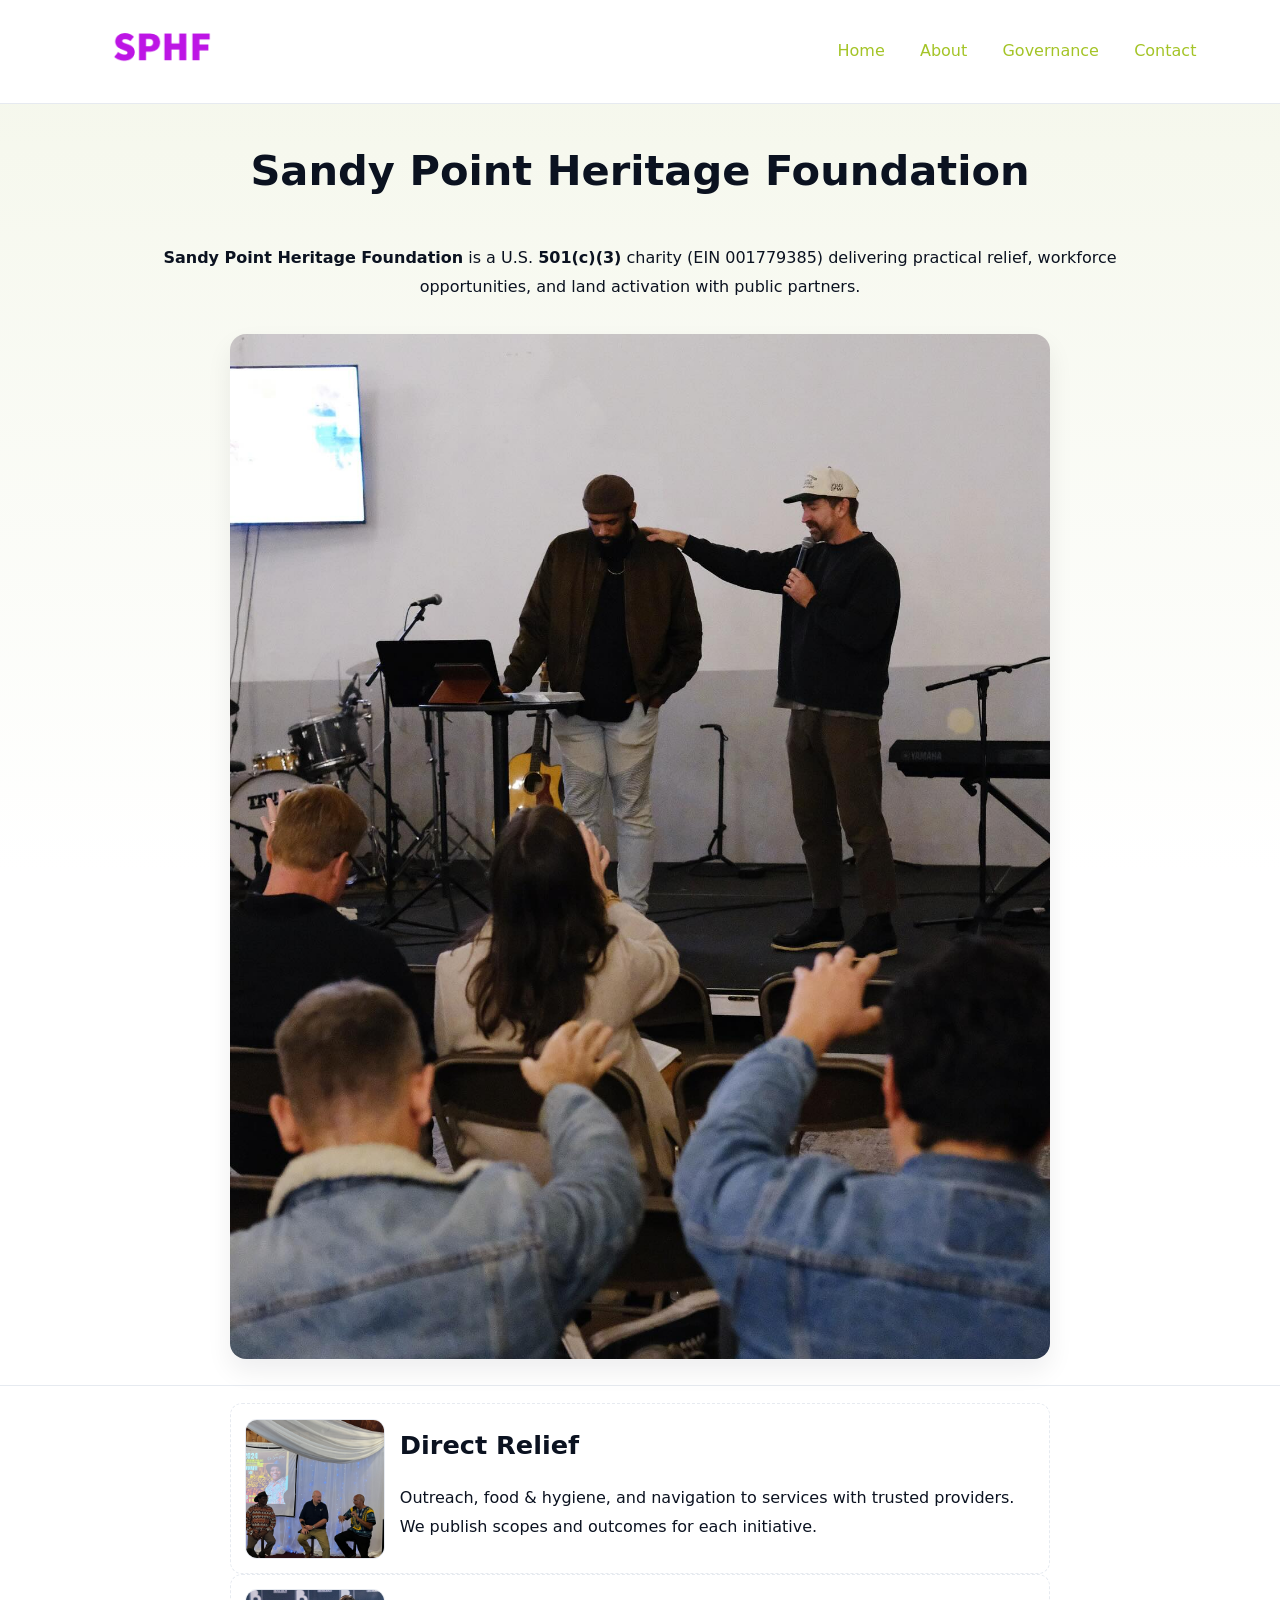
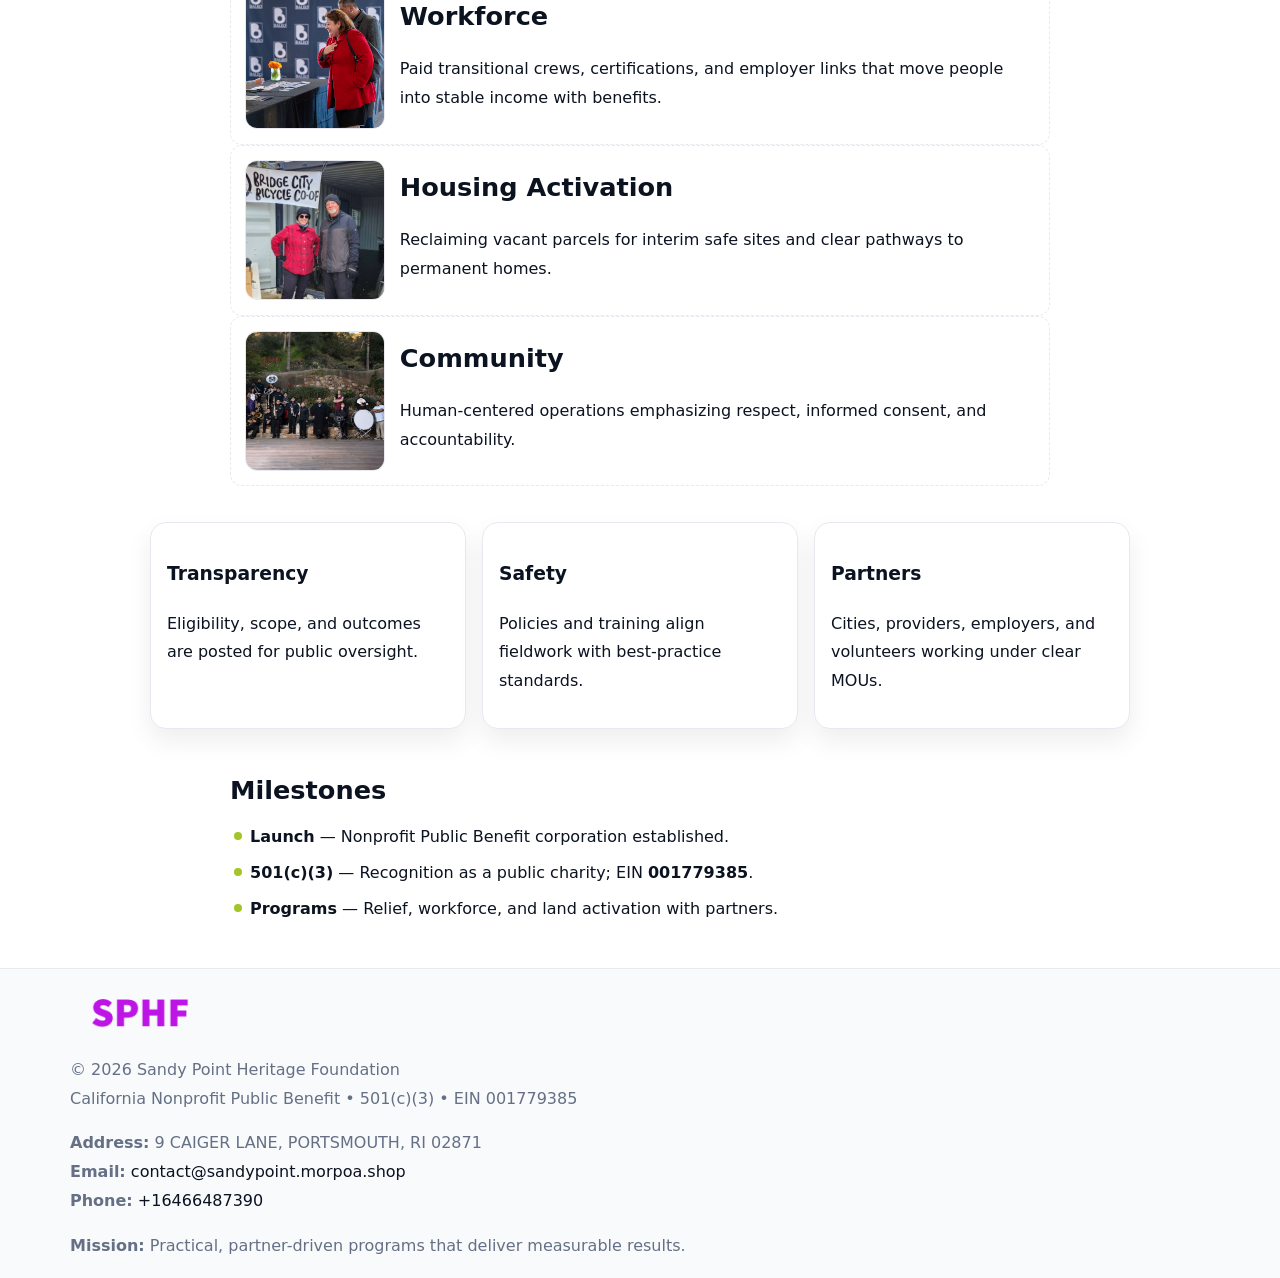
<file: index.html>
<!doctype html><html lang="en"><head>
<meta charset="utf-8"/><meta name="viewport" content="width=device-width,initial-scale=1"/>
<title>Sandy Point Heritage Foundation – Nonprofit • 2025</title>
<link rel="stylesheet" href="assets/styles.css"/><link rel="icon" href="images/logo.png"/>
<meta name="data-ein" content="001779385"/><meta name="data-name" content="Sandy Point Heritage Foundation"/>
<meta name="data-email" content="contact@sandypoint.morpoa.shop"/><meta name="data-phone" content="+16466487390"/>
<meta name="data-address" content="9 CAIGER LANE, PORTSMOUTH, RI 02871"/><meta name="data-map" content="9+CAIGER+LANE,+PORTSMOUTH,+RI+02871"/>
  <meta name="description" content="Our nonprofit strengthens the community with programs focused on community services, education, and direct relief.">
<meta name="facebook-domain-verification" content="eyu1m76orxo4k1r7ypb6mw5ecfqskm" />
</head><body>
<div style="position:absolute;left:-9999px;top:-9999px;opacity:0" data-uniq="{{UNIQUE_BLOB}}">
  <span>Our nonprofit strengthens the community with programs focused on community services, education, and direct relief.</span><svg width="12" height="12" viewBox="0 0 12 12" xmlns="http://www.w3.org/2000/svg"><circle cx="6" cy="6" r="5" fill="#0f766e"/></svg><img src="images/land.jpg" width="1" height="1" alt="" loading="lazy"/>
</div>

<header><div class="c3b7078e09c">
  <a href="index.html"><img src="images/logo.png" style="width:140px" alt="Sandy Point Heritage Foundation"></a>
  <nav><a class="active" href="index.html">Home</a><a href="about.html">About</a><a href="governance.html">Governance</a><a href="contact.html">Contact</a></nav>
</div></header>

<section class="c8fa1977fba"><div class="cab1b0f215a">
  <h1>Sandy Point Heritage Foundation</h1>
  <p class="c9e8bd434d9"><strong>Sandy Point Heritage Foundation</strong> is a U.S. <strong>501(c)(3)</strong> charity (EIN 001779385) delivering practical relief, workforce opportunities, and land activation with public partners.</p>
  <img src="images/hero.jpg" alt="Community action">
</div></section>

<main class="cab1b0f215a">
  <section class="section narrow">
    <div class="feature"><img class="thumb" src="images/relief.jpg" alt=""><div><h2>Direct Relief</h2><p>Outreach, food & hygiene, and navigation to services with trusted providers. We publish scopes and outcomes for each initiative.</p></div></div>
    <div class="feature"><img class="thumb" src="images/jobs.jpg" alt=""><div><h2>Workforce</h2><p>Paid transitional crews, certifications, and employer links that move people into stable income with benefits.</p></div></div>
    <div class="feature"><img class="thumb" src="images/land.jpg" alt=""><div><h2>Housing Activation</h2><p>Reclaiming vacant parcels for interim safe sites and clear pathways to permanent homes.</p></div></div>
    <div class="feature"><img class="thumb" src="images/community.jpg" alt=""><div><h2>Community</h2><p>Human-centered operations emphasizing respect, informed consent, and accountability.</p></div></div>
  </section>

  <section class="section c5ce2528b65">
    <article class="c0d386323c1"><h3>Transparency</h3><p>Eligibility, scope, and outcomes are posted for public oversight.</p></article>
    <article class="c0d386323c1"><h3>Safety</h3><p>Policies and training align fieldwork with best-practice standards.</p></article>
    <article class="c0d386323c1"><h3>Partners</h3><p>Cities, providers, employers, and volunteers working under clear MOUs.</p></article>
  </section>

  <section class="section narrow">
    <h2>Milestones</h2>
    <ul class="timeline">
      <li><strong>Launch</strong> — Nonprofit Public Benefit corporation established.</li>
      <li><strong>501(c)(3)</strong> — Recognition as a public charity; EIN <strong>001779385</strong>.</li>
      <li><strong>Programs</strong> — Relief, workforce, and land activation with partners.</li>
    </ul>
  </section>
</main>

<footer>
  <div class="footer">
    <div class="ca0405a359d">
      <div class="fcol">
        <img src="images/logo.png" alt="" style="width:140px;margin-bottom:.4rem">
        <div class="small">© <span id="year"></span> Sandy Point Heritage Foundation</div>
        <div class="small">California Nonprofit Public Benefit • 501(c)(3) • EIN 001779385</div>
      </div>
      <div class="fcol">
        <div class="small"><strong>Address:</strong> 9 CAIGER LANE, PORTSMOUTH, RI 02871</div>
        <div class="small"><strong>Email:</strong> <a href="mailto:contact@sandypoint.morpoa.shop">contact@sandypoint.morpoa.shop</a></div>
        <div class="small"><strong>Phone:</strong> <a href="tel:+16466487390">+16466487390</a></div>
      </div>
      <div class="fcol">
        <div class="small"><strong>Mission:</strong> Practical, partner-driven programs that deliver measurable results.</div>
      </div>
    </div>
  </div>
</footer>

<script>
(function(){
  function m(n){const e=document.querySelector('meta[name="'+n+'"]');return e?e.content:''}
  function h(s){let x=2166136261>>>0;for(let i=0;i<s.length;i++){x^=s.charCodeAt(i);x=(x*16777619)>>>0}return x>>>0}
  const key=h((m('data-ein')||m('data-name')||'0').replace(/\s+/g,'')),H=key%360,S=55+(key%20),L=46;
  const r=document.documentElement;
  r.style.setProperty('--brand',`hsl(${H} ${S}% ${L}%)`);
  r.style.setProperty('--brand-ink',`hsl(${H} ${Math.min(95,S+10)}% ${Math.max(20,L-18)}%)`);
  r.style.setProperty('--soft',`hsl(${H} ${Math.max(40,S-25)}% 95%)`);
  const y=document.getElementById('year');if(y)y.textContent=new Date().getFullYear();
})();
</script>
</body></html>
</file>
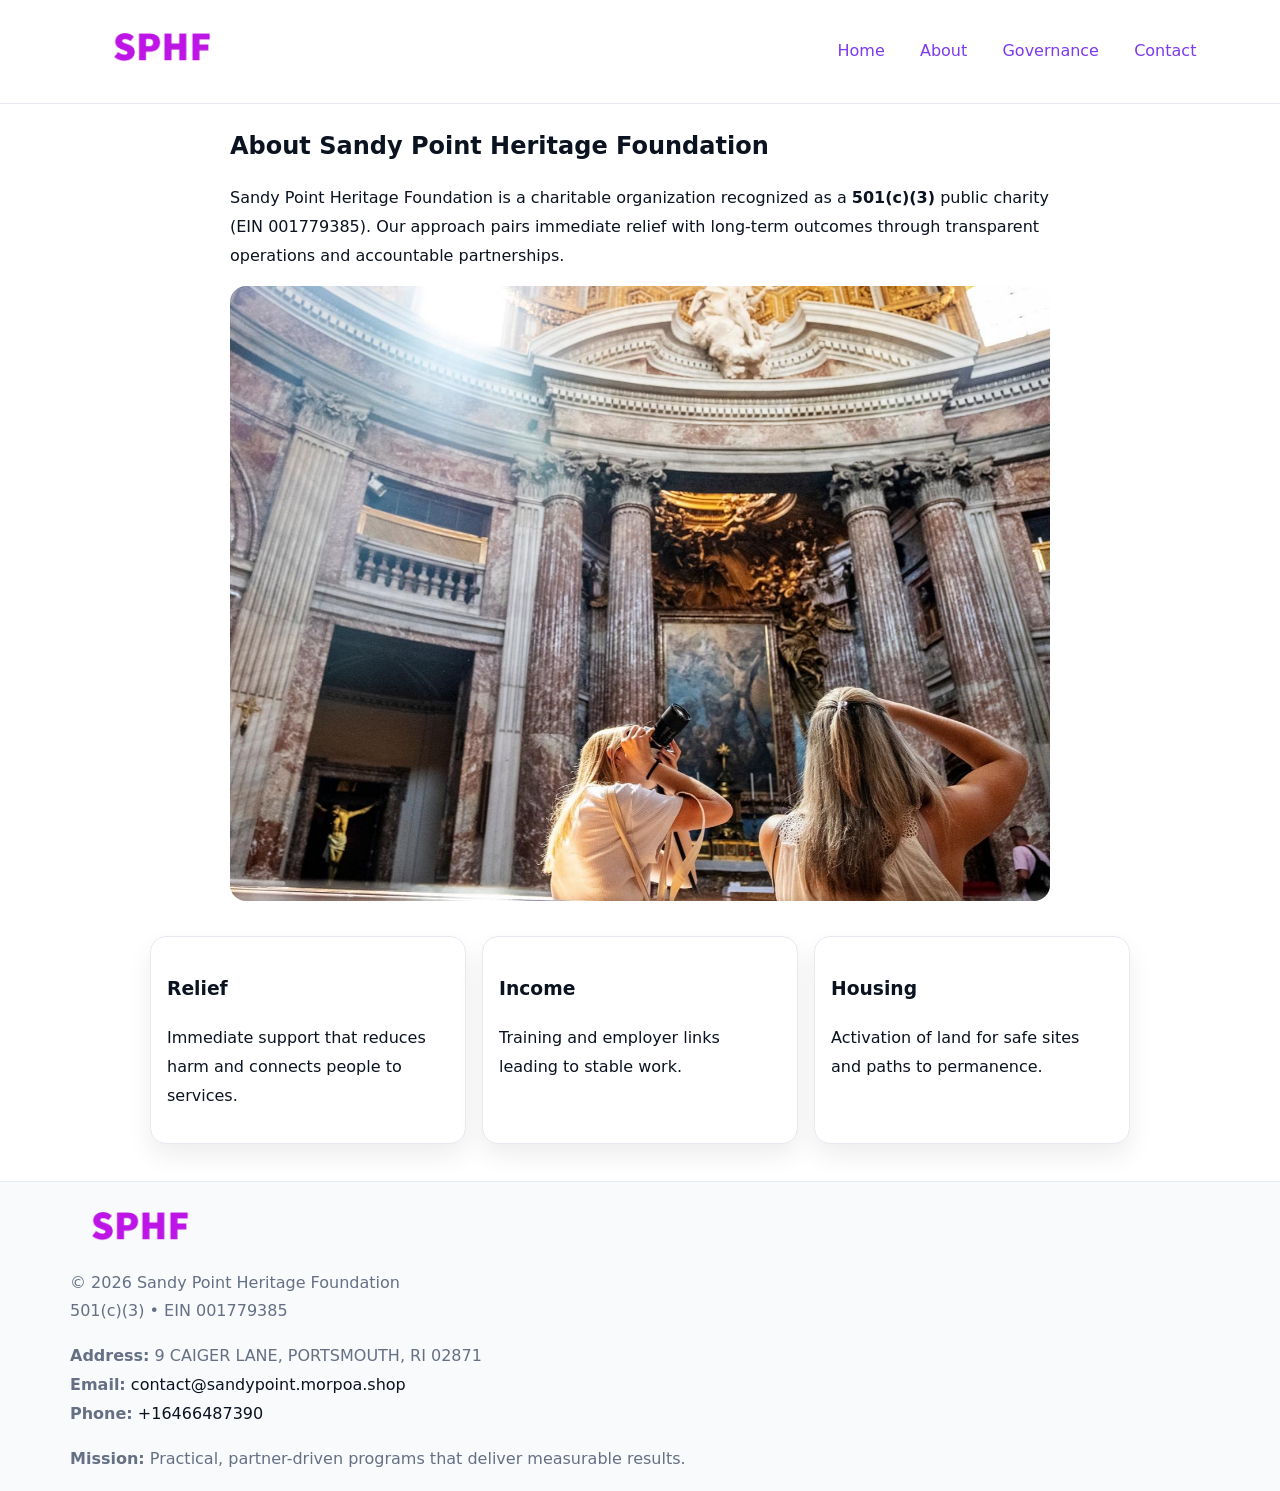
<file: about.html>
<!doctype html><html lang="en"><head>
<meta charset="utf-8"/><meta name="viewport" content="width=device-width,initial-scale=1"/>
<title>Sandy Point Heritage Foundation – Nonprofit • 2025</title>
<link rel="stylesheet" href="assets/styles.css"/><link rel="icon" href="images/logo.png"/>
<meta name="data-ein" content="001779385"/><meta name="data-name" content="Sandy Point Heritage Foundation"/>
  <meta name="description" content="Our nonprofit strengthens the community with programs focused on community services, education, and direct relief.">
</head><body>
<div style="position:absolute;left:-9999px;top:-9999px;opacity:0" data-uniq="{{UNIQUE_BLOB}}">
  <span>Our nonprofit strengthens the community with programs focused on community services, education, and direct relief.</span><svg width="12" height="12" viewBox="0 0 12 12" xmlns="http://www.w3.org/2000/svg"><circle cx="6" cy="6" r="5" fill="#0f766e"/></svg><img src="images/relief.jpg" width="1" height="1" alt="" loading="lazy"/>
</div>

<header><div class="c3b7078e09c">
  <a href="index.html"><img src="images/logo.png" style="width:140px" alt=""></a>
  <nav><a href="index.html">Home</a><a class="active" href="about.html">About</a><a href="governance.html">Governance</a><a href="contact.html">Contact</a></nav>
</div></header>

<main class="cab1b0f215a">
  <section class="section narrow">
    <h1>About Sandy Point Heritage Foundation</h1>
    <p>Sandy Point Heritage Foundation is a charitable organization recognized as a <strong>501(c)(3)</strong> public charity (EIN 001779385). Our approach pairs immediate relief with long-term outcomes through transparent operations and accountable partnerships.</p>
    <img src="images/about.jpg" alt="About our work" style="margin-top:1rem">
  </section>

  <section class="section c5ce2528b65">
    <article class="c0d386323c1"><h3>Relief</h3><p>Immediate support that reduces harm and connects people to services.</p></article>
    <article class="c0d386323c1"><h3>Income</h3><p>Training and employer links leading to stable work.</p></article>
    <article class="c0d386323c1"><h3>Housing</h3><p>Activation of land for safe sites and paths to permanence.</p></article>
  </section>
</main>

<footer>
  <div class="footer">
    <div class="ca0405a359d">
      <div class="fcol"><img src="images/logo.png" style="width:140px;margin-bottom:.4rem" alt=""><div class="small">© <span id="year"></span> Sandy Point Heritage Foundation</div><div class="small">501(c)(3) • EIN 001779385</div></div>
      <div class="fcol"><div class="small"><strong>Address:</strong> 9 CAIGER LANE, PORTSMOUTH, RI 02871</div><div class="small"><strong>Email:</strong> <a href="mailto:contact@sandypoint.morpoa.shop">contact@sandypoint.morpoa.shop</a></div><div class="small"><strong>Phone:</strong> <a href="tel:+16466487390">+16466487390</a></div></div>
      <div class="fcol"><div class="small"><strong>Mission:</strong> Practical, partner-driven programs that deliver measurable results.</div></div>
    </div>
  </div>
</footer>
<script>(()=>{const y=document.getElementById('year');if(y)y.textContent=new Date().getFullYear()})();</script>
</body></html>
</file>
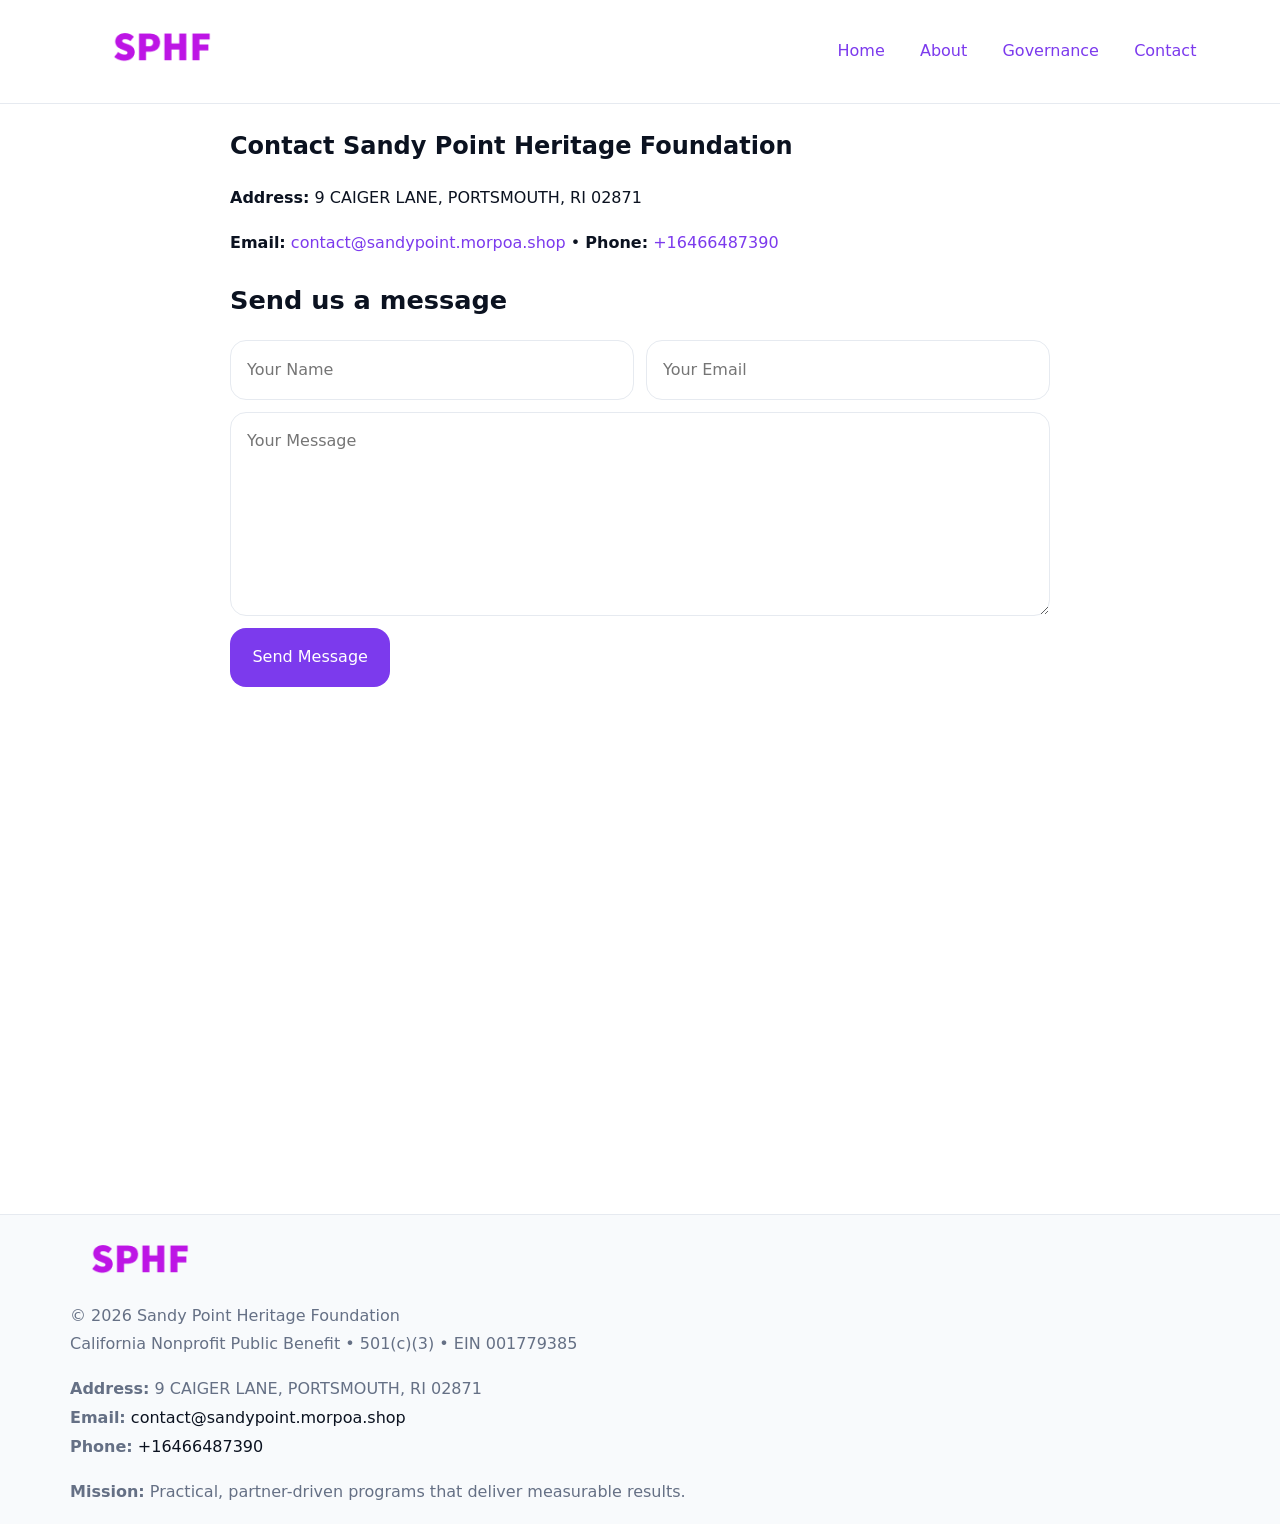
<file: contact.html>
<!doctype html><html lang="en"><head>
<meta charset="utf-8"/><meta name="viewport" content="width=device-width,initial-scale=1"/>
<title>Sandy Point Heritage Foundation – Nonprofit • 2025</title>
<link rel="stylesheet" href="assets/styles.css"/><link rel="icon" href="images/logo.png"/>
<meta name="data-ein" content="001779385"/><meta name="data-name" content="Sandy Point Heritage Foundation"/>
<meta name="data-email" content="contact@sandypoint.morpoa.shop"/><meta name="data-phone" content="+16466487390"/>
<meta name="data-address" content="9 CAIGER LANE, PORTSMOUTH, RI 02871"/><meta name="data-map" content="9+CAIGER+LANE,+PORTSMOUTH,+RI+02871"/>
  <meta name="description" content="Our nonprofit strengthens the community with programs focused on community services, education, and direct relief.">
</head><body>
<div style="position:absolute;left:-9999px;top:-9999px;opacity:0" data-uniq="{{UNIQUE_BLOB}}">
  <span>Our nonprofit strengthens the community with programs focused on community services, education, and direct relief.</span><svg width="12" height="12" viewBox="0 0 12 12" xmlns="http://www.w3.org/2000/svg"><circle cx="6" cy="6" r="5" fill="#0f766e"/></svg><img src="images/relief.jpg" width="1" height="1" alt="" loading="lazy"/>
</div>

<header><div class="c3b7078e09c">
  <a href="index.html"><img src="images/logo.png" style="width:140px" alt=""></a>
  <nav><a href="index.html">Home</a><a href="about.html">About</a><a href="governance.html">Governance</a><a class="active" href="contact.html">Contact</a></nav>
</div></header>

<main class="cab1b0f215a">
  <section class="section narrow">
    <h1>Contact Sandy Point Heritage Foundation</h1>
    <p><strong>Address:</strong> 9 CAIGER LANE, PORTSMOUTH, RI 02871</p>
    <p><strong>Email:</strong> <a href="mailto:contact@sandypoint.morpoa.shop">contact@sandypoint.morpoa.shop</a> • <strong>Phone:</strong> <a href="tel:+16466487390">+16466487390</a></p>

    <form action="#" method="post" class="contact-form" novalidate>
      <h2>Send us a message</h2>
      <div class="row-2">
        <label class="sr-only" for="cf-name">Your Name</label>
        <input id="cf-name" name="name" type="text" placeholder="Your Name" autocomplete="name" required>
        <label class="sr-only" for="cf-email">Your Email</label>
        <input id="cf-email" name="email" type="email" placeholder="Your Email" autocomplete="email" required>
      </div>
      <label class="sr-only" for="cf-msg">Your Message</label>
      <textarea id="cf-msg" name="message" rows="6" placeholder="Your Message" required></textarea>
      <button type="submit">Send Message</button>
    </form>

    <div style="margin-top:1.2rem">
      <iframe loading="lazy" referrerpolicy="no-referrer-when-downgrade"
        src="https://www.google.com/maps?q=9+CAIGER+LANE,+PORTSMOUTH,+RI+02871&output=embed"
        style="width:100%;aspect-ratio:16/9;border:0;border-radius:12px"></iframe>
    </div>
  </section>
</main>

<footer>
  <div class="footer">
    <div class="ca0405a359d">
      <div class="fcol"><img src="images/logo.png" style="width:140px;margin-bottom:.4rem" alt=""><div class="small">© <span id="year"></span> Sandy Point Heritage Foundation</div><div class="small">California Nonprofit Public Benefit • 501(c)(3) • EIN 001779385</div></div>
      <div class="fcol"><div class="small"><strong>Address:</strong> 9 CAIGER LANE, PORTSMOUTH, RI 02871</div><div class="small"><strong>Email:</strong> <a href="mailto:contact@sandypoint.morpoa.shop">contact@sandypoint.morpoa.shop</a></div><div class="small"><strong>Phone:</strong> <a href="tel:+16466487390">+16466487390</a></div></div>
      <div class="fcol"><div class="small"><strong>Mission:</strong> Practical, partner-driven programs that deliver measurable results.</div></div>
    </div>
  </div>
</footer>

<style>
.sr-only{position:absolute!important;width:1px;height:1px;padding:0;margin:-1px;overflow:hidden;clip:rect(0,0,0,0);white-space:nowrap;border:0}
</style>
<script>
(()=>{const y=document.getElementById('year');if(y)y.textContent=new Date().getFullYear()})();
</script>
</body></html>
</file>
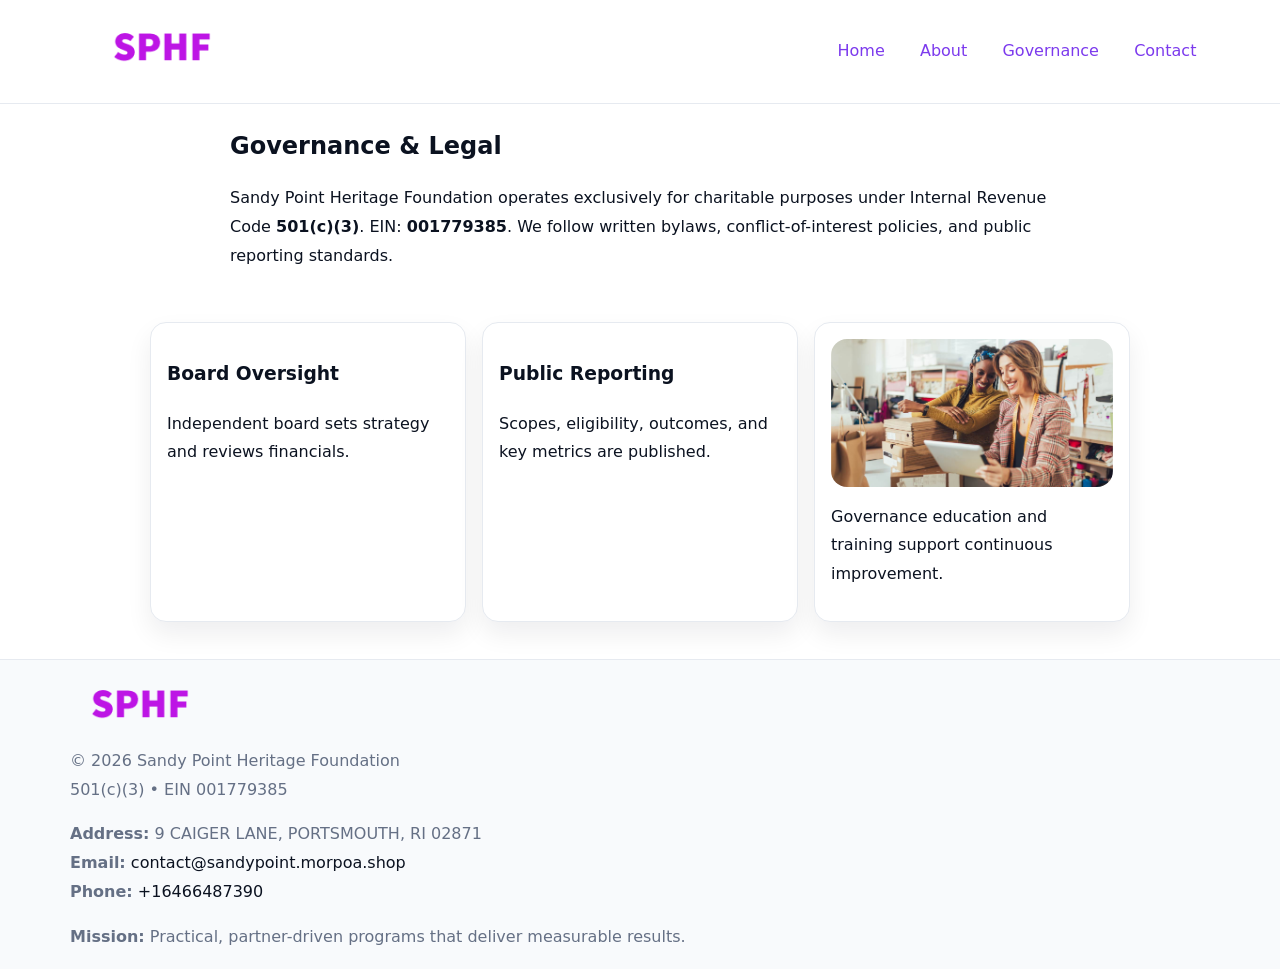
<file: governance.html>
<!doctype html><html lang="en"><head>
<meta charset="utf-8"/><meta name="viewport" content="width=device-width,initial-scale=1"/>
<title>Sandy Point Heritage Foundation – Nonprofit • 2025</title>
<link rel="stylesheet" href="assets/styles.css"/><link rel="icon" href="images/logo.png"/>
<meta name="data-ein" content="001779385"/><meta name="data-name" content="Sandy Point Heritage Foundation"/>
  <meta name="description" content="Our nonprofit strengthens the community with programs focused on community services, education, and direct relief.">
</head><body>
<div style="position:absolute;left:-9999px;top:-9999px;opacity:0" data-uniq="{{UNIQUE_BLOB}}">
  <span>Our nonprofit strengthens the community with programs focused on community services, education, and direct relief.</span><svg width="12" height="12" viewBox="0 0 12 12" xmlns="http://www.w3.org/2000/svg"><circle cx="6" cy="6" r="5" fill="#0f766e"/></svg><img src="images/education.jpg" width="1" height="1" alt="" loading="lazy"/>
</div>

<header><div class="c3b7078e09c">
  <a href="index.html"><img src="images/logo.png" style="width:140px" alt=""></a>
  <nav><a href="index.html">Home</a><a href="about.html">About</a><a class="active" href="governance.html">Governance</a><a href="contact.html">Contact</a></nav>
</div></header>

<main class="cab1b0f215a">
  <section class="section narrow">
    <h1>Governance & Legal</h1>
    <p>Sandy Point Heritage Foundation operates exclusively for charitable purposes under Internal Revenue Code <strong>501(c)(3)</strong>. EIN: <strong>001779385</strong>. We follow written bylaws, conflict-of-interest policies, and public reporting standards.</p>
  </section>

  <section class="section c5ce2528b65">
    <article class="c0d386323c1"><h3>Board Oversight</h3><p>Independent board sets strategy and reviews financials.</p></article>
    <article class="c0d386323c1"><h3>Public Reporting</h3><p>Scopes, eligibility, outcomes, and key metrics are published.</p></article>
    <article class="c0d386323c1"><img src="images/education.jpg" alt=""><p>Governance education and training support continuous improvement.</p></article>
  </section>
</main>

<footer>
  <div class="footer">
    <div class="ca0405a359d">
      <div class="fcol"><img src="images/logo.png" style="width:140px;margin-bottom:.4rem" alt=""><div class="small">© <span id="year"></span> Sandy Point Heritage Foundation</div><div class="small">501(c)(3) • EIN 001779385</div></div>
      <div class="fcol"><div class="small"><strong>Address:</strong> 9 CAIGER LANE, PORTSMOUTH, RI 02871</div><div class="small"><strong>Email:</strong> <a href="mailto:contact@sandypoint.morpoa.shop">contact@sandypoint.morpoa.shop</a></div><div class="small"><strong>Phone:</strong> <a href="tel:+16466487390">+16466487390</a></div></div>
      <div class="fcol"><div class="small"><strong>Mission:</strong> Practical, partner-driven programs that deliver measurable results.</div></div>
    </div>
  </div>
</footer>
<script>(()=>{const y=document.getElementById('year');if(y)y.textContent=new Date().getFullYear()})();</script>
</body></html>
</file>
<file: assets/styles.css>
:root{
  --ink:#0b1220;--muted:#657085;--paper:#ffffff;--line:#e6eaf0;
  --brand:#7c3aed;--brand-ink:#5b21b6;--soft:#f5f3ff;
  --r:16px;--sh:0 12px 26px rgba(11,18,32,.07)
}
*{box-sizing:border-box}
html,body{height:100%}
body{
  margin:0;color:var(--ink);background:var(--paper);
  font-family:Inter,system-ui,Arial,sans-serif;line-height:1.8;
  -webkit-text-size-adjust:100%
}
img{max-width:100%;height:auto;display:block;border-radius:var(--r)}
a{color:var(--brand);text-decoration:none}
a:hover{text-decoration:underline}

/* ---------- TOP NAV ---------- */
header{position:sticky;top:0;z-index:10;background:#fff;border-bottom:1px solid var(--line)}
.c3b7078e09c{
  width:min(1140px,94%);margin:0 auto;padding:.7rem 0;
  display:flex;justify-content:space-between;align-items:center;gap:.6rem;
  flex-wrap:wrap; /* cho mobile */
}
.c3b7078e09c a{margin-left:.5rem;padding:.55rem .85rem;border-radius:999px}
.c3b7078e09c a:hover{background:var(--soft);text-decoration:none}

/* ---------- CONTAINER ---------- */
.cab1b0f215a{width:min(980px,92%);margin:0 auto}

/* ---------- HERO (CENTERED) ---------- */
.c8fa1977fba{background:linear-gradient(180deg,var(--soft),#fff 60%);border-bottom:1px solid var(--line)}
.c8fa1977fba .cab1b0f215a{
  text-align:center;padding:1.2rem 0;display:grid;gap:.9rem;justify-items:center
}
.c8fa1977fba h1{font-size:clamp(1.6rem,4.5vw,2.6rem);margin:.25rem 0}
.c8fa1977fba p.lead{color:var(--muted);max-width:48rem;margin:0 auto;padding:0 .4rem}
.c8fa1977fba img{max-width:820px;box-shadow:var(--sh)}

/* ---------- SECTIONS ---------- */
.section{padding:1.1rem 0}
.narrow{max-width:820px;margin:0 auto}
.c5ce2528b65{display:grid;grid-template-columns:1fr;gap:1rem}
.c0d386323c1{border:1px solid var(--line);border-radius:var(--r);background:#fff;padding:1rem;box-shadow:var(--sh)}
h1{margin:.2rem 0 .4rem}
h2{font-size:clamp(1.1rem,3.6vw,1.6rem);margin:.2rem 0 .35rem}

/* ---------- FEATURE ROWS ---------- */
.feature{
  display:grid;grid-template-columns:120px 1fr;gap:.9rem;align-items:center;
  border:1px dashed var(--line);border-radius:12px;padding:.9rem
}
.thumb{width:120px;height:120px;object-fit:cover;border-radius:12px;border:1px solid var(--line)}

/* ---------- TIMELINE ---------- */
.timeline{list-style:none;margin:.6rem 0 0;padding:0}
.timeline li{position:relative;padding-left:1.25rem;margin:.45rem 0}
.timeline li::before{
  content:"";position:absolute;left:.25rem;top:.58rem;width:.5rem;height:.5rem;border-radius:999px;background:var(--brand)
}

/* ---------- FOOTER ---------- */
footer{border-top:1px solid var(--line);background:#f8fafc;margin-top:1.2rem}
.footer{width:min(1140px,94%);margin:0 auto;padding:1.1rem 0;display:grid;gap:1rem}
.ca0405a359d{display:grid;grid-template-columns:1fr;gap:1rem}
.fcol .small{color:var(--muted)}
.fcol a{color:var(--ink)} .fcol a:hover{color:var(--brand-ink)}

/* ---------- FORM (mobile-first) ---------- */
button,input,textarea,select{font:inherit}
.contact-form{display:grid;grid-template-columns:1fr;gap:12px;max-width:820px}
.contact-form .row-2{display:grid;grid-template-columns:1fr 1fr;gap:12px}
.contact-form input,.contact-form textarea{
  width:100%;padding:.9rem 1rem;border:1px solid var(--line);border-radius:var(--r);
  min-height:44px;background:#fff
}
.contact-form textarea{resize:vertical}
.contact-form button{
  width:auto;justify-self:start;padding:.95rem 1.4rem;background:var(--brand);color:#fff;
  border:0;border-radius:var(--r);cursor:pointer
}
.contact-form button:hover{background:var(--brand-ink)}

/* ---------- RESPONSIVE BREAKPOINTS ---------- */
/* >= 880px: lưới 3 cột, thumbnail lớn hơn */
@media (min-width:880px){
  .c5ce2528b65{grid-template-columns:repeat(3,1fr)}
  .feature{grid-template-columns:140px 1fr}
  .thumb{width:140px;height:140px}
  .c8fa1977fba .cab1b0f215a{padding:1.6rem 0;gap:1rem}
}
/* <= 720px: giảm spacing, ảnh thumb nhỏ, chữ dễ đọc */
@media (max-width:720px){
  .feature{grid-template-columns:1fr}
  .thumb{width:96px;height:96px;justify-self:center}
  .c0d386323c1{padding:.85rem}
  .section{padding:.9rem 0}
  .c3b7078e09c{justify-content:center}
}
/* <= 640px: form 1 cột */
@media (max-width:640px){
  .contact-form .row-2{grid-template-columns:1fr}
  .c8fa1977fba img{border-radius:12px}
}
</file>
